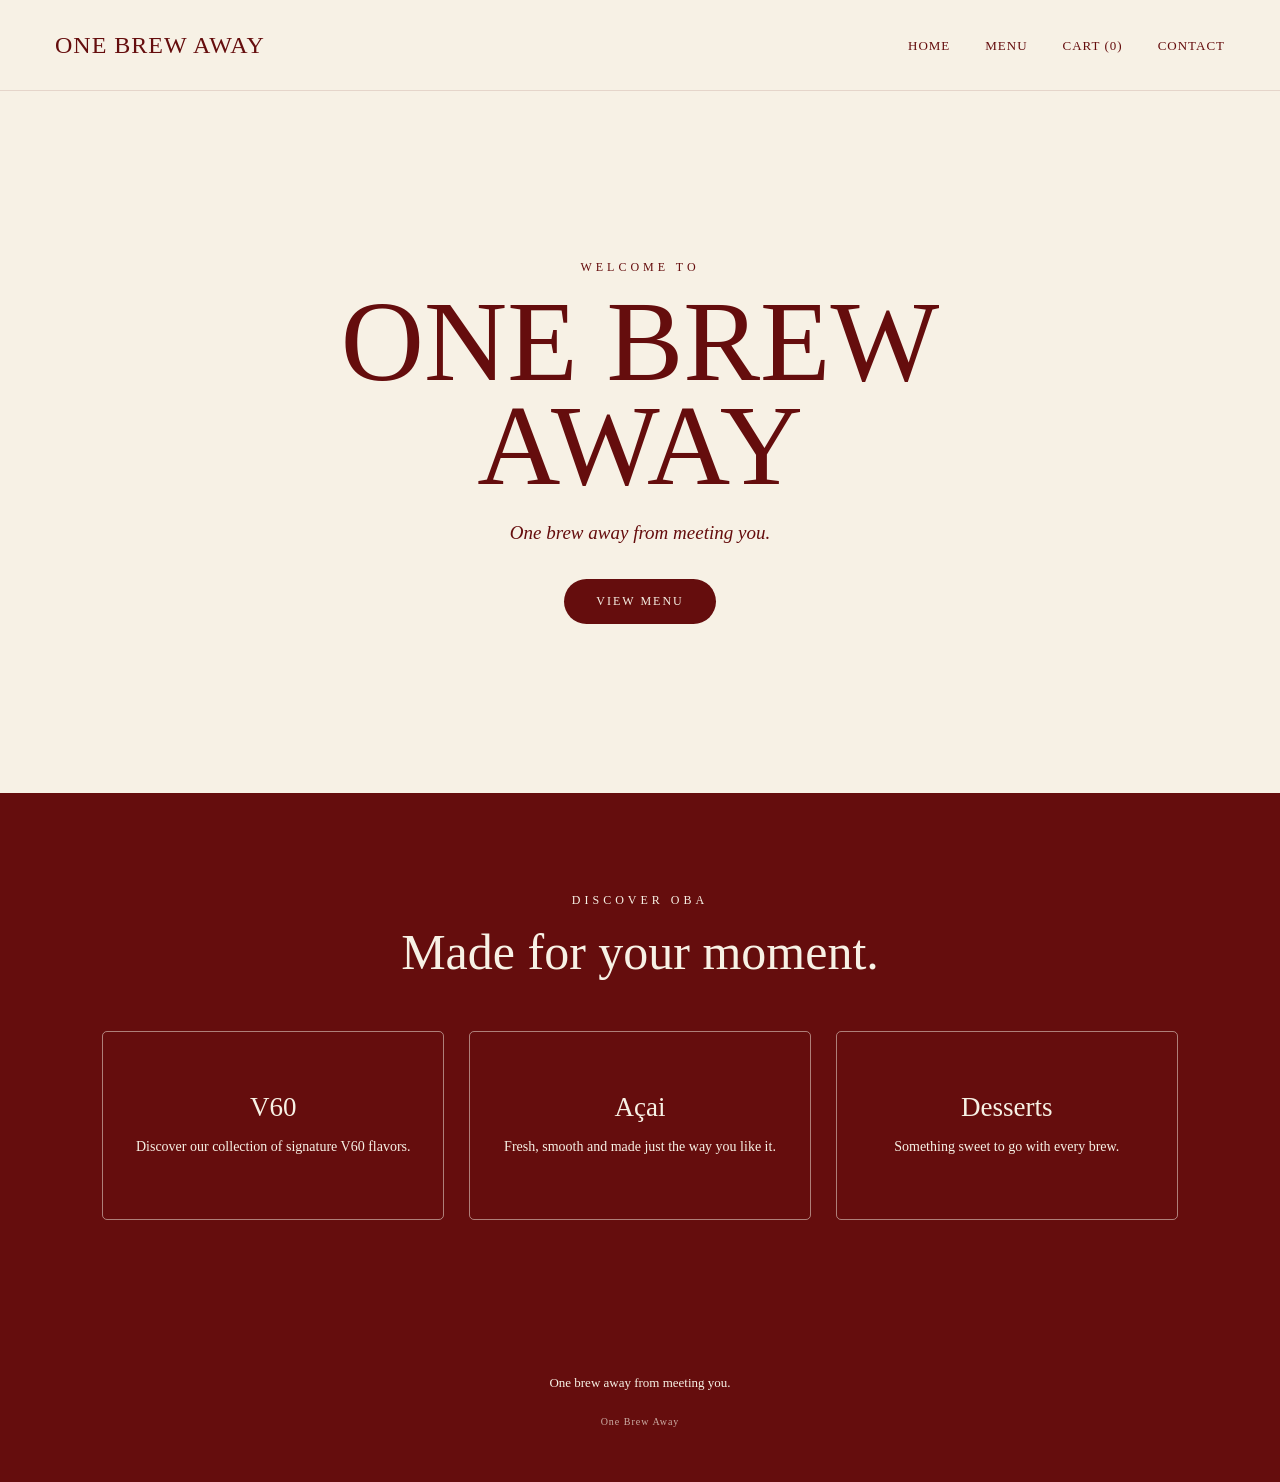
<file: index.html>
<!DOCTYPE html>
<html lang="en">

<head>
    <meta charset="UTF-8">
    <meta name="viewport" content="width=device-width, initial-scale=1.0">

    <title>One Brew Away</title>

    <link rel="stylesheet" href="assets/css/style.css">
</head>

<body>

<header>
    <nav>

        <a href="index.html" class="logo">
            One Brew Away
        </a>

        <ul>
            <li><a href="index.html">Home</a></li>
            <li><a href="menu.html">Menu</a></li>

            <li>
                <a href="cart.html">
                    Cart (<span class="cart-count">0</span>)
                </a>
            </li>

            <li><a href="contact.html">Contact</a></li>
        </ul>

    </nav>
</header>


<main>

    <section class="hero">

        <div class="hero-content">

            <p class="hero-small">
                WELCOME TO
            </p>

            <h1>
                ONE BREW<br>
                AWAY
            </h1>

            <p class="tagline">
                One brew away from meeting you.
            </p>

            <a href="menu.html" class="main-button">
                View Menu
            </a>

        </div>

    </section>


    <section class="feature-section">

        <p class="section-small">DISCOVER OBA</p>

        <h2>Made for your moment.</h2>

        <div class="cards">

            <div class="card">
                <h3>V60</h3>
                <p>
                    Discover our collection of
                    signature V60 flavors.
                </p>
            </div>

            <div class="card">
                <h3>Açai</h3>
                <p>
                    Fresh, smooth and made
                    just the way you like it.
                </p>
            </div>

            <div class="card">
                <h3>Desserts</h3>
                <p>
                    Something sweet to go
                    with every brew.
                </p>
            </div>

        </div>

    </section>

</main>


<footer>


    <p>One brew away from meeting you.</p>

    <p class="copyright">
        One Brew Away
    </p>

</footer>


<script src="assets/js/cart.js"></script>

</body>
</html>
</file>
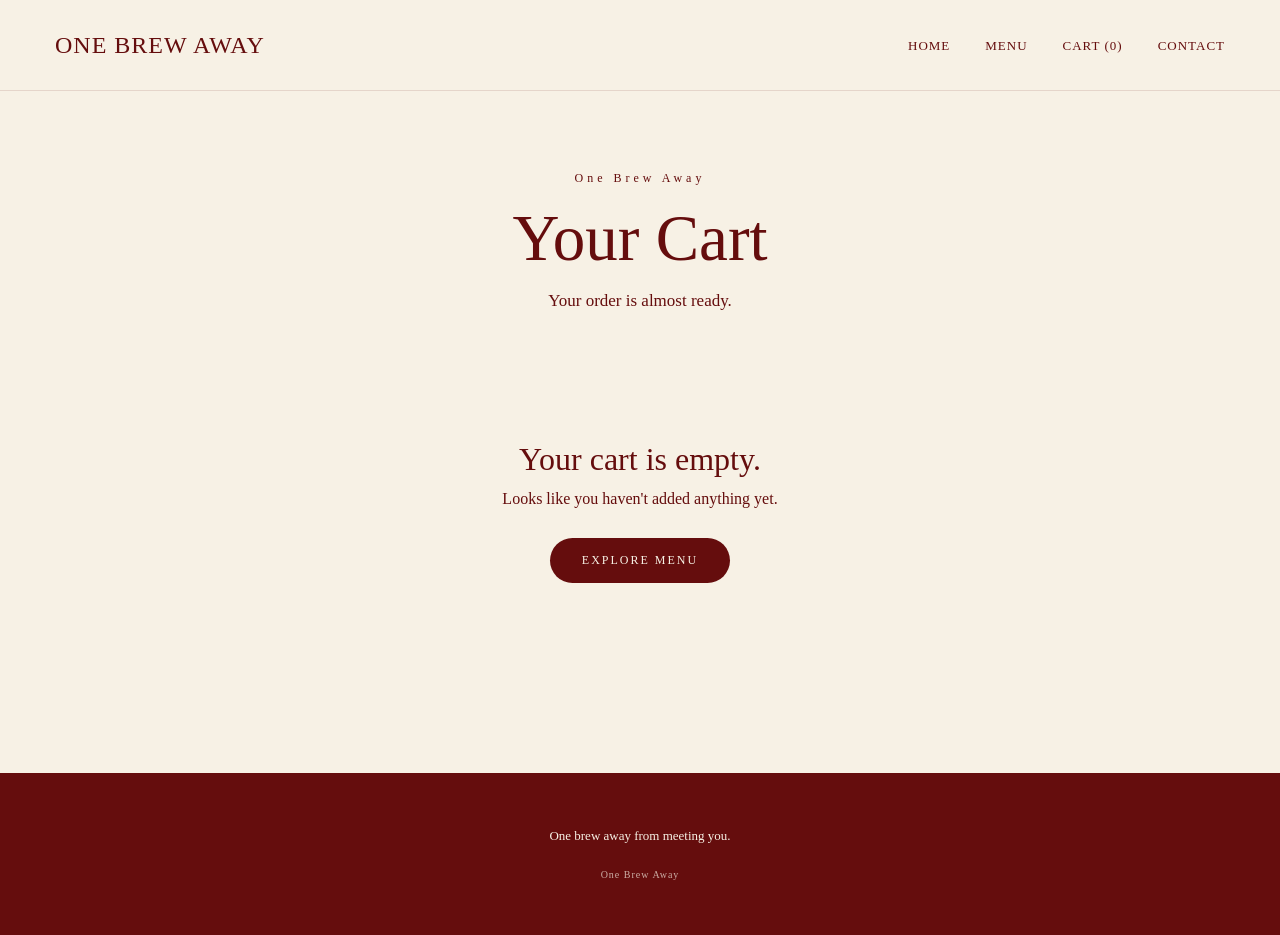
<file: cart.html>
<!DOCTYPE html>
<html lang="en">

<head>
    <meta charset="UTF-8">
    <meta name="viewport" content="width=device-width, initial-scale=1.0">

    <title>Cart | One Brew Away</title>

    <link rel="stylesheet" href="assets/css/style.css">
</head>

<body>

<header>

    <nav>

        <a href="index.html" class="logo">
            One Brew Away
        </a>

        <ul>
            <li><a href="index.html">Home</a></li>
            <li><a href="menu.html">Menu</a></li>

            <li>
                <a href="cart.html">
                    Cart (<span class="cart-count">0</span>)
                </a>
            </li>

            <li><a href="contact.html">Contact</a></li>
        </ul>

    </nav>

</header>


<main>

    <section class="cart-page">

        <p class="menu-small-title">
            One Brew Away
        </p>

        <h1>Your Cart</h1>

        <p class="cart-intro">
            Your order is almost ready.
        </p>


        <!-- JavaScript puts products here -->

        <div id="cart-items"></div>


        <!-- TOTAL -->

        <div class="cart-summary">

            <div class="summary-row">

                <span>Subtotal</span>

                <span>
                    <span id="cart-total">0</span> AED
                </span>

            </div>


            <button class="checkout-button"
                    onclick="checkout()">

                Proceed to Checkout

            </button>

        </div>


        <div id="empty-cart" class="empty-cart">

            <h2>Your cart is empty.</h2>

            <p>
                Looks like you haven't added
                anything yet.
            </p>

            <a href="menu.html"
               class="main-button">

                Explore Menu

            </a>

        </div>

    </section>

</main>


<footer>


    <p>One brew away from meeting you.</p>

    <p class="copyright">
        One Brew Away
    </p>

</footer>


<script src="assets/js/cart.js"></script>

</body>
</html>
</file>
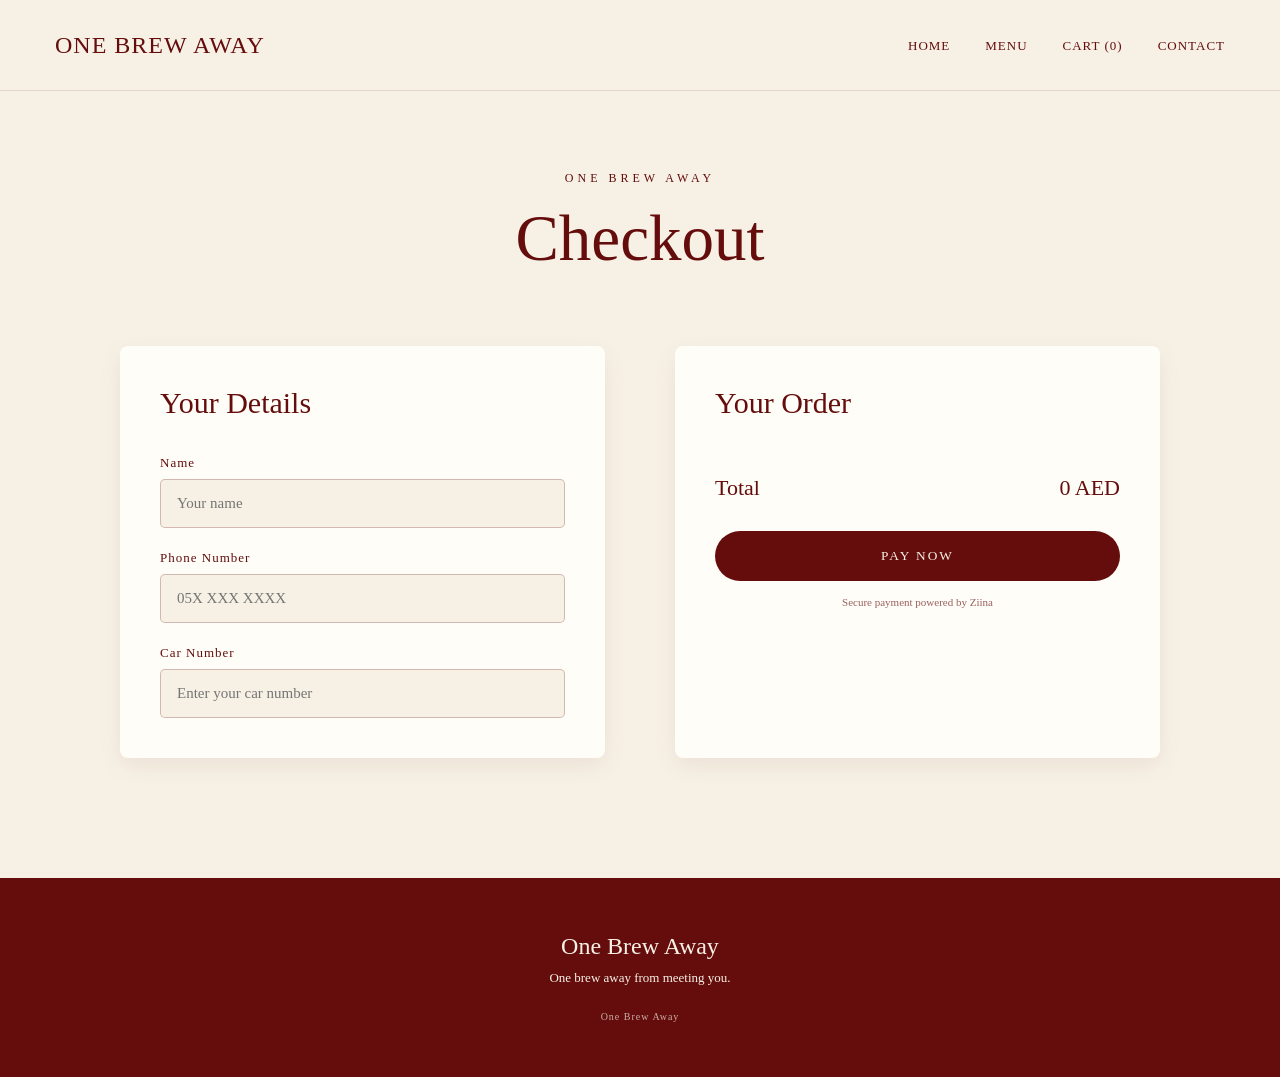
<file: checkout.html>
<!DOCTYPE html>
<html lang="en">

<head>
    <meta charset="UTF-8">
    <meta name="viewport" content="width=device-width, initial-scale=1.0">

    <title>Checkout | One Brew Away</title>

    <link rel="stylesheet" href="assets/css/style.css">
</head>

<body>

<header>
    <nav>

        <a href="index.html" class="logo">
            One Brew Away
        </a>

        <ul>
            <li><a href="index.html">Home</a></li>
            <li><a href="Menu.html">Menu</a></li>

            <li>
                <a href="cart.html">
                    Cart (<span class="cart-count">0</span>)
                </a>
            </li>

            <li><a href="contact.html">Contact</a></li>
        </ul>

    </nav>
</header>


<main>

    <section class="checkout-page">

        <p class="menu-small-title">
            ONE BREW AWAY
        </p>

        <h1>Checkout</h1>


        <div class="checkout-layout">


            <!-- CUSTOMER DETAILS -->

            <div class="checkout-details">

                <h2>Your Details</h2>

                <label for="customer-name">
                    Name
                </label>

                <input
                        type="text"
                        id="customer-name"
                        placeholder="Your name"
                        required
                >


                <label for="customer-phone">
                    Phone Number
                </label>

                <input
                        type="tel"
                        id="customer-phone"
                        placeholder="05X XXX XXXX"
                        required
                >


                <label for="car-number">
                    Car Number
                </label>

                <input
                        type="text"
                        id="car-number"
                        placeholder="Enter your car number"
                        required
                >

            </div>


            <!-- ORDER -->

            <div class="checkout-order">

                <h2>Your Order</h2>

                <div id="checkout-items"></div>


                <div class="checkout-total">

                    <span>Total</span>

                    <span>
                        <span id="checkout-total">0</span>
                        AED
                    </span>

                </div>


                <button
                        id="pay-button"
                        class="checkout-button"
                        onclick="startPayment()">

                    Pay Now

                </button>

                <p class="secure-payment">
                    Secure payment powered by Ziina
                </p>

            </div>


        </div>

    </section>

</main>


<footer>

    <h3>One Brew Away</h3>

    <p>One brew away from meeting you.</p>

    <p class="copyright">
        One Brew Away
    </p>

</footer>


<script src="assets/js/cart.js"></script>
<script src="assets/js/checkout.js"></script>

</body>

</html>
</file>
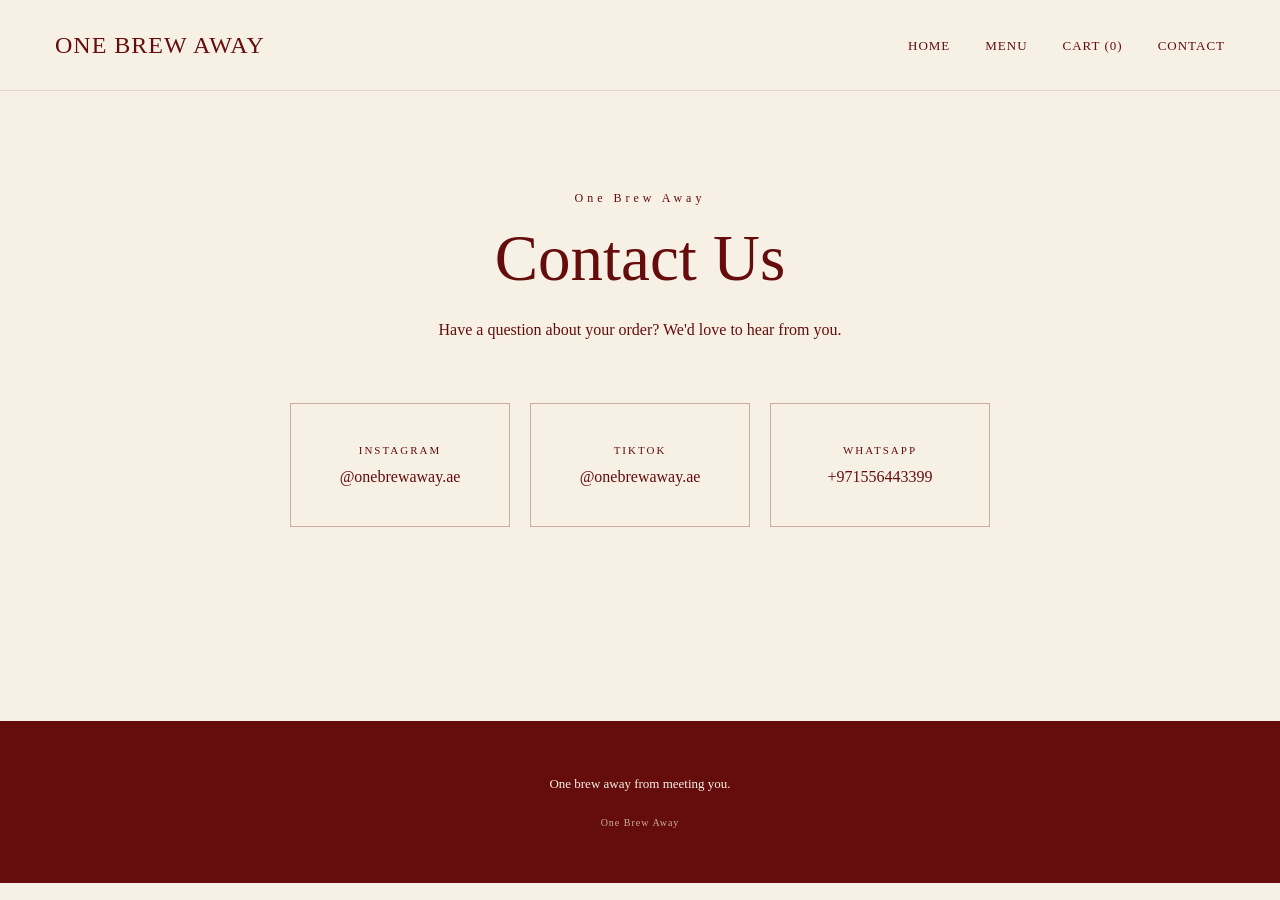
<file: contact.html>
<!DOCTYPE html>
<html lang="en">

<head>
    <meta charset="UTF-8">
    <meta name="viewport" content="width=device-width, initial-scale=1.0">

    <title>Contact | One Brew Away</title>

    <link rel="stylesheet" href="assets/css/style.css">
</head>

<body>

<header>

    <nav>

        <a href="index.html" class="logo">
            One Brew Away
        </a>

        <ul>
            <li><a href="index.html">Home</a></li>
            <li><a href="menu.html">Menu</a></li>

            <li>
                <a href="cart.html">
                    Cart (<span class="cart-count">0</span>)
                </a>
            </li>

            <li><a href="contact.html">Contact</a></li>
        </ul>

    </nav>

</header>


<main>

    <section class="contact-page">

        <p class="menu-small-title">
            One Brew Away
        </p>

        <h1>Contact Us</h1>

        <p class="contact-intro">
            Have a question about your order?
            We'd love to hear from you.
        </p>


        <div class="contact-box">

            <div>
                <p class="contact-label">INSTAGRAM</p>
                <p>@onebrewaway.ae</p>
            </div>

            <div>
                <p class="contact-label">TIKTOK</p>
                <p>@onebrewaway.ae</p>
            </div>

            <div>
                <p class="contact-label">WHATSAPP</p>
                <p>+971556443399</p>
            </div>

        </div>

    </section>

</main>


<footer>


    <p>One brew away from meeting you.</p>

    <p class="copyright">
        One Brew Away
    </p>

</footer>


<script src="assets/js/cart.js"></script>

</body>
</html>
</file>
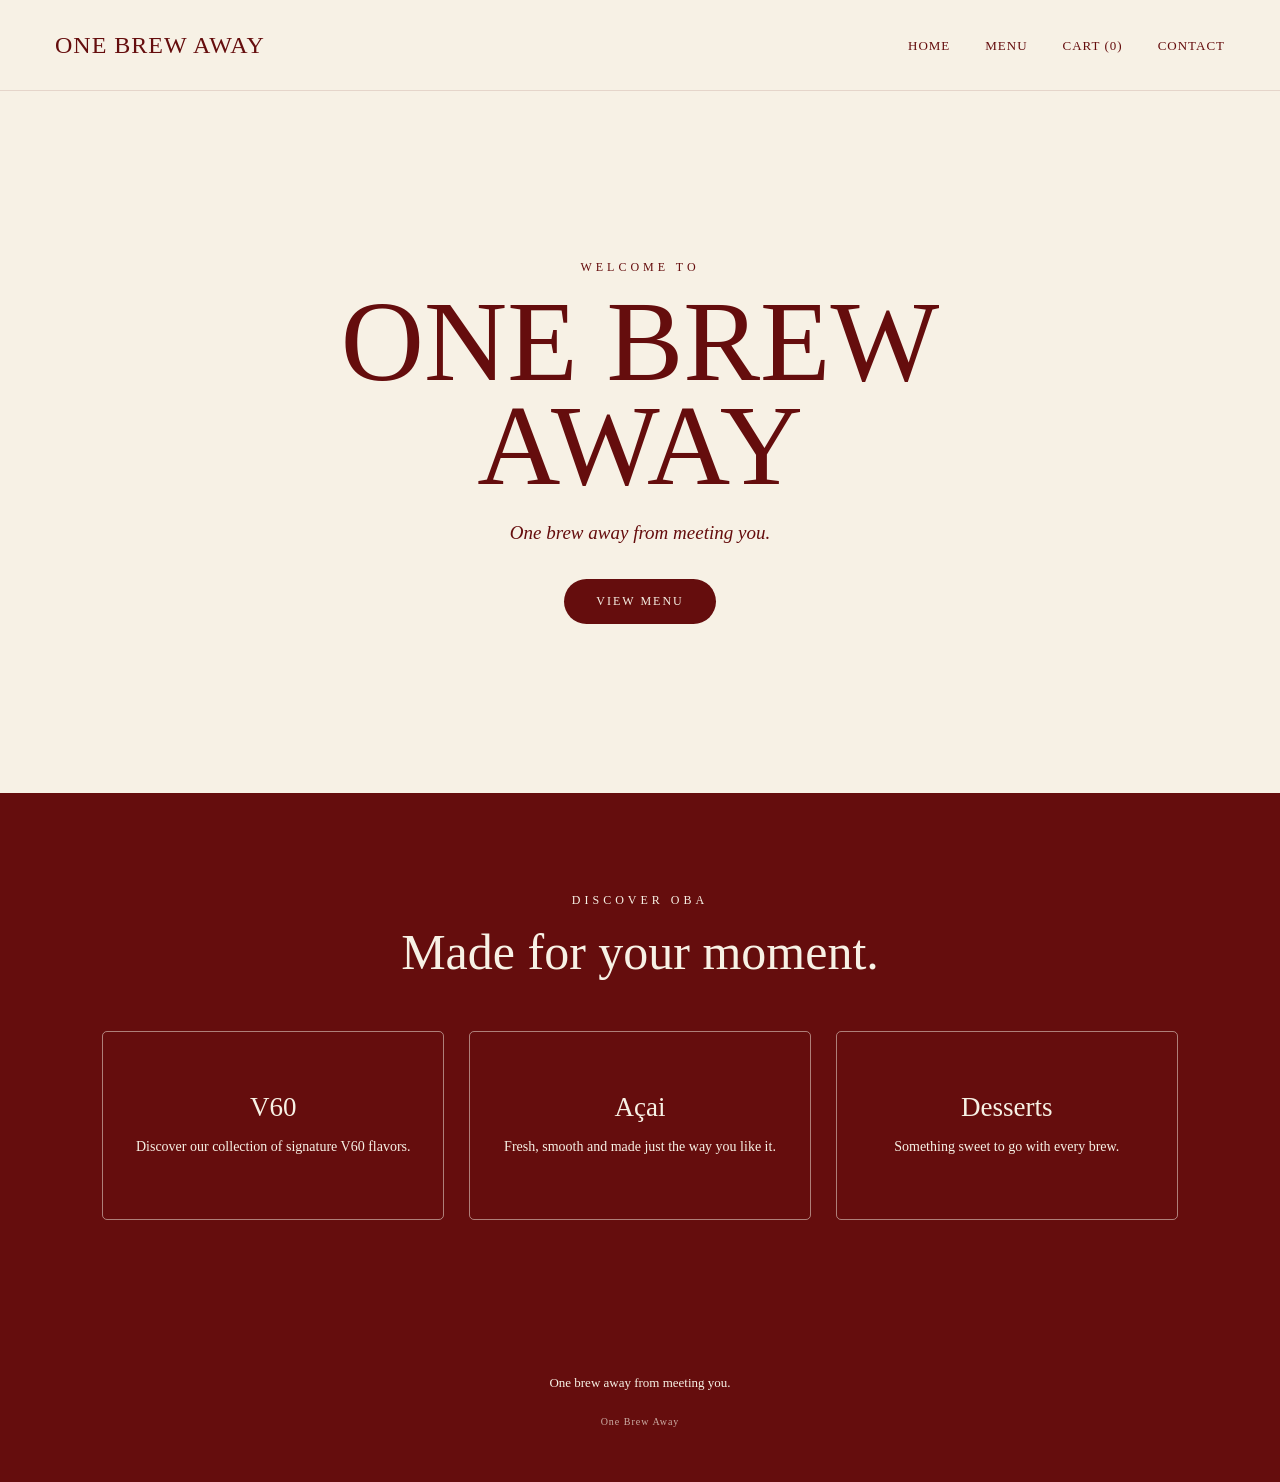
<file: home.html>
<!DOCTYPE html>
<html lang="en">

<head>
    <meta charset="UTF-8">
    <meta name="viewport" content="width=device-width, initial-scale=1.0">

    <title>One Brew Away</title>

    <link rel="stylesheet" href="assets/css/style.css">
</head>

<body>

<header>
    <nav>

        <a href="home.html" class="logo">
            One Brew Away
        </a>

        <ul>
            <li><a href="home.html">Home</a></li>
            <li><a href="menu.html">Menu</a></li>

            <li>
                <a href="cart.html">
                    Cart (<span class="cart-count">0</span>)
                </a>
            </li>

            <li><a href="contact.html">Contact</a></li>
        </ul>

    </nav>
</header>


<main>

    <section class="hero">

        <div class="hero-content">

            <p class="hero-small">
                WELCOME TO
            </p>

            <h1>
                ONE BREW<br>
                AWAY
            </h1>

            <p class="tagline">
                One brew away from meeting you.
            </p>

            <a href="menu.html" class="main-button">
                View Menu
            </a>

        </div>

    </section>


    <section class="feature-section">

        <p class="section-small">DISCOVER OBA</p>

        <h2>Made for your moment.</h2>

        <div class="cards">

            <div class="card">
                <h3>V60</h3>
                <p>
                    Discover our collection of
                    signature V60 flavors.
                </p>
            </div>

            <div class="card">
                <h3>Açai</h3>
                <p>
                    Fresh, smooth and made
                    just the way you like it.
                </p>
            </div>

            <div class="card">
                <h3>Desserts</h3>
                <p>
                    Something sweet to go
                    with every brew.
                </p>
            </div>

        </div>

    </section>

</main>


<footer>


    <p>One brew away from meeting you.</p>

    <p class="copyright">
        One Brew Away
    </p>

</footer>


<script src="assets/js/cart.js"></script>

</body>
</html>
</file>
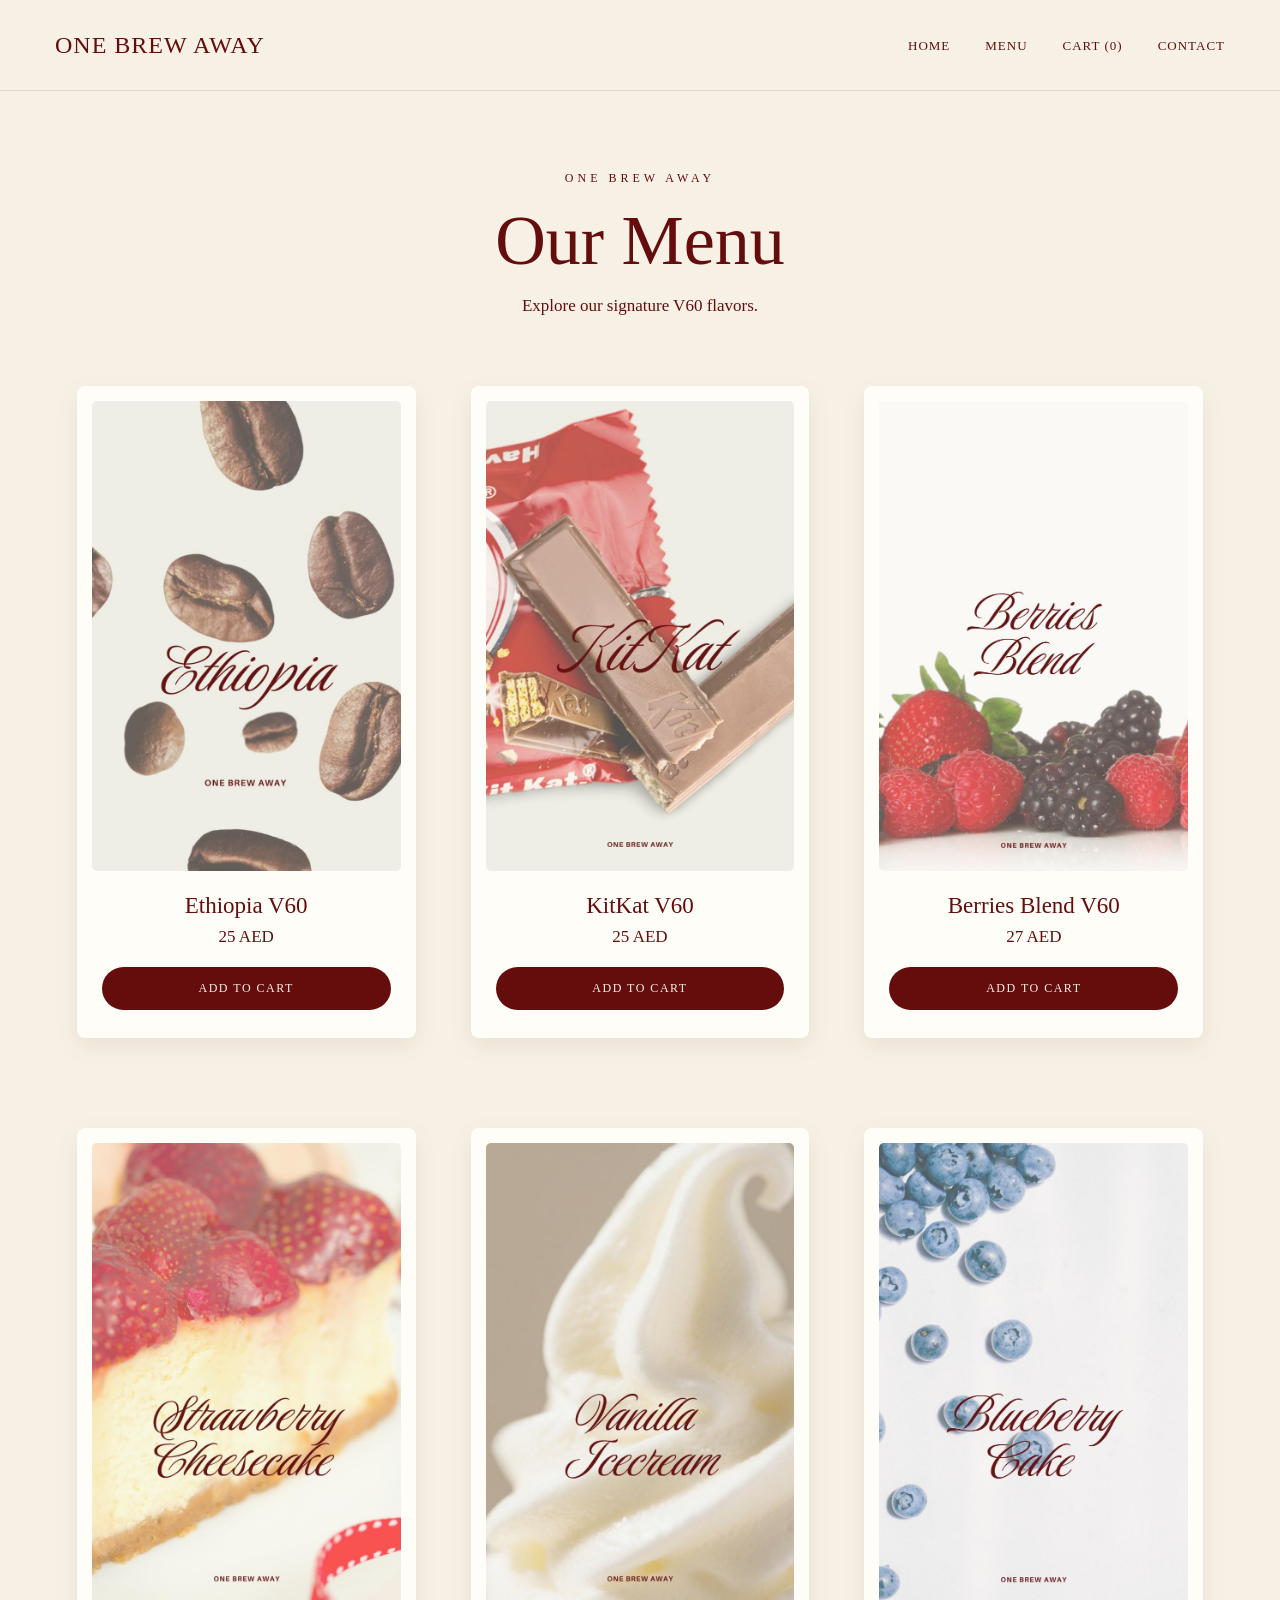
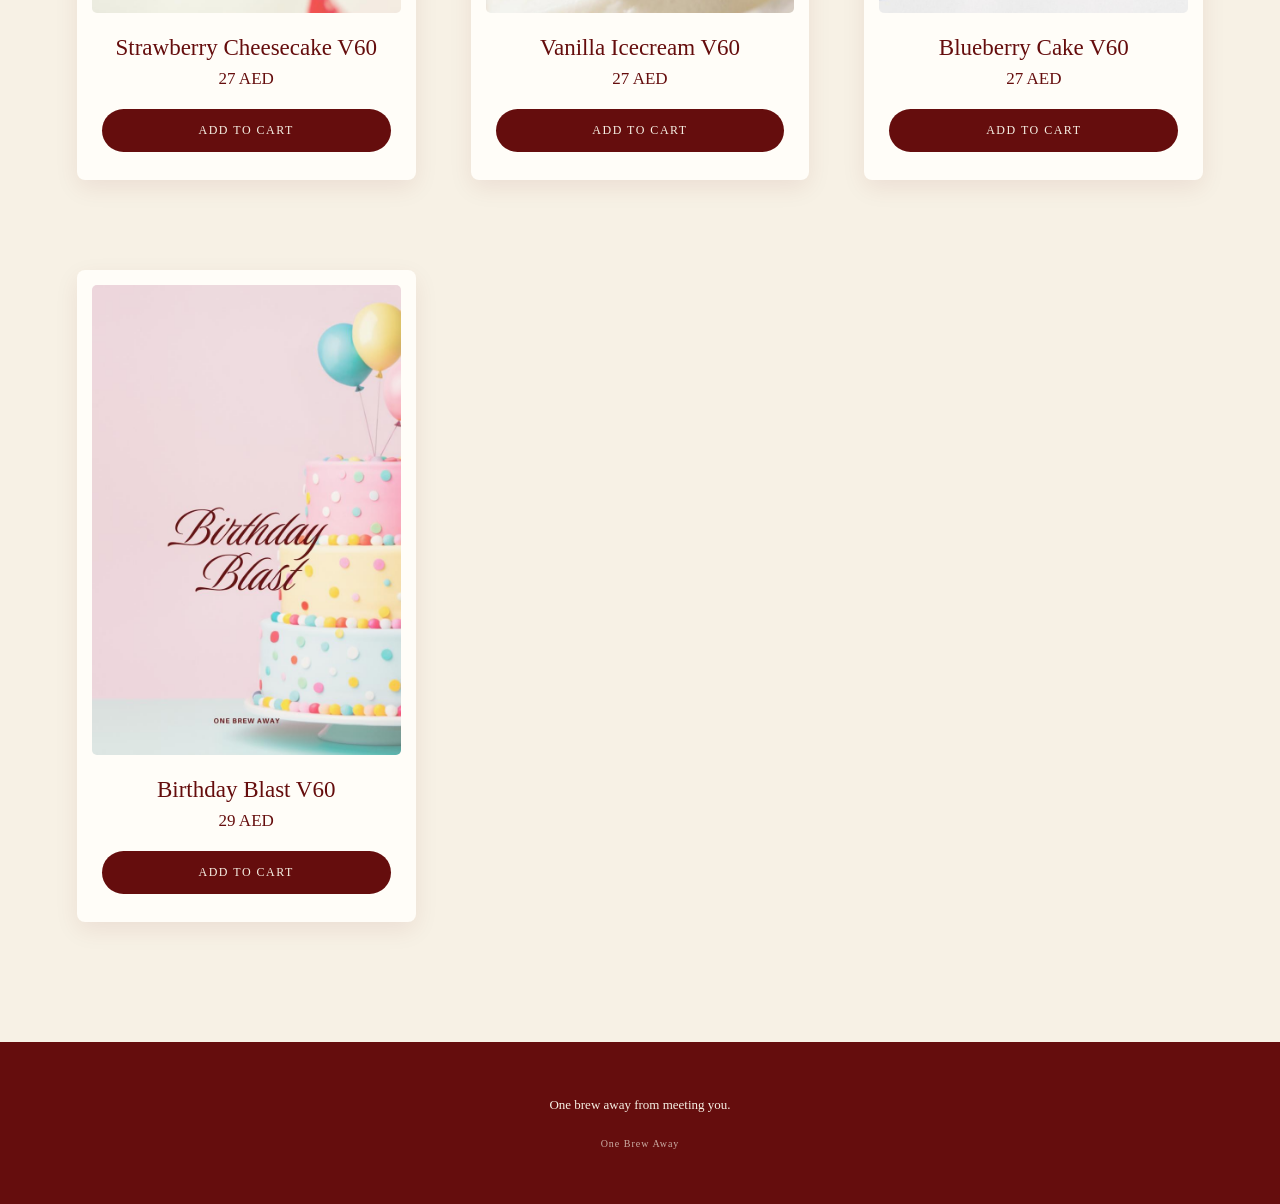
<file: menu.html>
<!DOCTYPE html>
<html lang="en">

<head>
    <meta charset="UTF-8">
    <meta name="viewport" content="width=device-width, initial-scale=1.0">

    <title>Menu | One Brew Away</title>

    <link rel="stylesheet" href="assets/css/style.css">
</head>

<body>

<header>

    <nav>

        <a href="index.html" class="logo">
            One Brew Away
        </a>

        <ul>
            <li><a href="index.html">Home</a></li>
            <li><a href="menu.html">Menu</a></li>

            <li>
                <a href="cart.html">
                    Cart (<span class="cart-count">0</span>)
                </a>
            </li>

            <li><a href="contact.html">Contact</a></li>
        </ul>

    </nav>

</header>


<main>

    <section class="menu-page">

        <p class="menu-small-title">
            ONE BREW AWAY
        </p>

        <h1>Our Menu</h1>

        <p class="menu-intro">
            Explore our signature V60 flavors.
        </p>


        <div class="flavor-grid">


            <!-- ETHIOPIA -->

            <div class="flavor-card">

                <img src="assets/media/ethiopia.jpeg"
                     alt="Ethiopia">

                <div class="product-info">

                    <h3>Ethiopia V60</h3>

                    <p class="price">25 AED</p>

                    <button class="order-button"
                            onclick="addToCart('Ethiopia', 25)">
                        Add to Cart
                    </button>

                </div>

            </div>


            <!-- KITKAT -->

            <div class="flavor-card">

                <img src="assets/media/kitkat.jpg"
                     alt="KitKat">

                <div class="product-info">

                    <h3>KitKat V60</h3>

                    <p class="price">25 AED</p>

                    <button class="order-button"
                            onclick="addToCart('KitKat', 25)">
                        Add to Cart
                    </button>

                </div>

            </div>


            <!-- BERRIES BLEND -->

            <div class="flavor-card">

                <img src="assets/media/berries blend.jpg"
                     alt="Berries Blend">

                <div class="product-info">

                    <h3>Berries Blend V60</h3>

                    <p class="price">27 AED</p>

                    <button class="order-button"
                            onclick="addToCart('Berries Blend', 27)">
                        Add to Cart
                    </button>

                </div>

            </div>


            <!-- STRAWBERRY CHEESECAKE -->

            <div class="flavor-card">

                <img src="assets/media/strawberry.jpeg"
                     alt="Strawberry Cheesecake">

                <div class="product-info">

                    <h3>Strawberry Cheesecake V60</h3>

                    <p class="price">27 AED</p>

                    <button class="order-button"
                            onclick="addToCart('Strawberry Cheesecake', 27)">
                        Add to Cart
                    </button>

                </div>

            </div>


            <!-- VANILLA ICECREAM -->

            <div class="flavor-card">

                <img src="assets/media/vanilla icecream.jpg"
                     alt="Vanilla Icecream">

                <div class="product-info">

                    <h3>Vanilla Icecream V60</h3>

                    <p class="price">27 AED</p>

                    <button class="order-button"
                            onclick="addToCart('Vanilla Icecream', 27)">
                        Add to Cart
                    </button>

                </div>

            </div>


            <!-- BLUEBERRY CAKE -->

            <div class="flavor-card">

                <img src="assets/media/blueberry cake.jpg"
                     alt="Blueberry Cake">

                <div class="product-info">

                    <h3>Blueberry Cake V60</h3>

                    <p class="price">27 AED</p>

                    <button class="order-button"
                            onclick="addToCart('Blueberry Cake', 27)">
                        Add to Cart
                    </button>

                </div>

            </div>


            <!-- BIRTHDAY BLAST -->

            <div class="flavor-card">

                <img src="assets/media/birthday blast.jpg"
                     alt="Birthday Blast">

                <div class="product-info">

                    <h3>Birthday Blast V60</h3>

                    <p class="price">29 AED</p>

                    <button class="order-button"
                            onclick="addToCart('Birthday Blast', 29)">
                        Add to Cart
                    </button>

                </div>

            </div>

        </div>

    </section>

</main>


<footer>


    <p>One brew away from meeting you.</p>

    <p class="copyright">
        One Brew Away
    </p>

</footer>


<script src="assets/js/cart.js"></script>

</body>
</html>
</file>
<file: assets/css/style.css>
/* =========================
   BASIC SETTINGS
   ========================= */

* {
    margin: 0;
    padding: 0;
    box-sizing: border-box;
}

html {
    scroll-behavior: smooth;
}

body {
    background-color: #F7F1E5;
    color: #650D0D;

    font-family: Georgia, "Times New Roman", serif;
}


/* =========================
   NAVIGATION
   ========================= */

header {
    background-color: #F7F1E5;

    border-bottom:
            1px solid rgba(101, 13, 13, 0.12);
}

nav {
    max-width: 1250px;
    height: 90px;

    margin: auto;
    padding: 0 40px;

    display: flex;
    align-items: center;
    justify-content: space-between;
}

.logo {
    color: #650D0D;

    text-decoration: none;

    font-size: 24px;
    font-weight: normal;

    letter-spacing: 1px;
}

nav ul {
    display: flex;

    list-style: none;

    gap: 35px;
}

nav a {
    color: #650D0D;

    text-decoration: none;

    font-size: 13px;

    letter-spacing: 1px;

    text-transform: uppercase;
}

nav a:hover {
    opacity: 0.55;
}


/* =========================
   HOME
   ========================= */

.hero {
    min-height: 78vh;

    display: flex;
    justify-content: center;
    align-items: center;

    text-align: center;

    padding: 60px 20px;
}

.hero-small,
.section-small,
.menu-small-title {
    font-size: 12px;

    letter-spacing: 4px;

    margin-bottom: 15px;
}

.hero h1 {
    font-size: clamp(65px, 9vw, 125px);

    font-weight: normal;

    line-height: 0.9;
}

.tagline {
    margin-top: 25px;
    margin-bottom: 35px;

    font-size: 19px;

    font-style: italic;
}


/* MAIN BUTTON */

.main-button {
    display: inline-block;

    background-color: #650D0D;
    color: #F7F1E5;

    padding: 15px 32px;

    border-radius: 30px;

    text-decoration: none;

    text-transform: uppercase;

    font-size: 12px;

    letter-spacing: 2px;

    transition: 0.3s;
}

.main-button:hover {
    transform: translateY(-3px);
}


/* =========================
   HOME FEATURES
   ========================= */

.feature-section {
    background-color: #650D0D;
    color: #F7F1E5;

    text-align: center;

    padding: 100px 8%;
}

.feature-section h2 {
    font-size: 50px;

    font-weight: normal;

    margin-bottom: 50px;
}

.cards {
    max-width: 1100px;

    margin: auto;

    display: grid;

    grid-template-columns:
        repeat(3, 1fr);

    gap: 25px;
}

.card {
    border:
            1px solid rgba(247, 241, 229, 0.5);

    padding: 60px 25px;

    border-radius: 5px;
}

.card h3 {
    font-size: 27px;

    font-weight: normal;

    margin-bottom: 12px;
}

.card p {
    font-size: 14px;

    line-height: 1.7;
}


/* =========================
   MENU
   ========================= */

.menu-page {
    padding: 80px 6% 120px;

    text-align: center;
}

.menu-page h1 {
    font-size: 70px;

    font-weight: normal;

    margin-bottom: 15px;
}

.menu-intro {
    font-size: 17px;

    margin-bottom: 70px;
}


/* PRODUCT GRID */

.flavor-grid {
    max-width: 1200px;

    margin: auto;

    display: grid;

    grid-template-columns:
        repeat(3, 1fr);

    column-gap: 55px;

    row-gap: 90px;
}


/* PRODUCT CARD */

.flavor-card {
    background-color: #FFFDF8;

    padding: 15px 15px 28px;

    border-radius: 8px;

    box-shadow:
            0 8px 25px rgba(101, 13, 13, 0.08);

    transition: 0.3s;
}

.flavor-card:hover {
    transform: translateY(-5px);
}

.flavor-card img {
    width: 100%;

    height: 470px;

    object-fit: cover;

    display: block;

    border-radius: 5px;
}

.product-info {
    padding: 22px 10px 0;

    text-align: center;
}

.product-info h3 {
    font-size: 23px;

    font-weight: normal;

    margin-bottom: 8px;
}

.price {
    font-size: 17px;

    margin-bottom: 20px;
}


/* ADD TO CART */

.order-button {
    width: 100%;

    background-color: #650D0D;
    color: #F7F1E5;

    border: none;

    border-radius: 30px;

    padding: 14px 20px;

    font-family: Georgia,
    "Times New Roman",
    serif;

    font-size: 12px;

    letter-spacing: 1.5px;

    text-transform: uppercase;

    cursor: pointer;

    transition: 0.3s;
}

.order-button:hover {
    background-color: #7C1717;

    transform: translateY(-2px);
}


/* =========================
   CART
   ========================= */

.cart-page {
    max-width: 1000px;

    min-height: 70vh;

    margin: auto;

    padding: 80px 30px 120px;

    text-align: center;
}

.cart-page h1 {
    font-size: 65px;

    font-weight: normal;

    margin-bottom: 15px;
}

.cart-intro {
    font-size: 17px;

    margin-bottom: 60px;
}


#cart-items {
    text-align: left;
}


.cart-item {
    background-color: #FFFDF8;

    margin-bottom: 20px;

    padding: 25px 30px;

    border-radius: 8px;

    display: grid;

    grid-template-columns:
        2fr 1fr 1fr auto;

    align-items: center;

    gap: 25px;

    box-shadow:
            0 5px 20px rgba(101, 13, 13, 0.06);
}


.cart-product h3 {
    font-size: 21px;

    font-weight: normal;

    margin-bottom: 6px;
}

.cart-product p {
    font-size: 13px;

    opacity: 0.7;
}


/* QUANTITY */

.quantity-controls {
    display: flex;

    align-items: center;

    justify-content: center;

    gap: 15px;
}

.quantity-controls button {
    width: 32px;
    height: 32px;

    border: 1px solid #650D0D;

    border-radius: 50%;

    background: transparent;

    color: #650D0D;

    cursor: pointer;

    font-size: 18px;
}


/* REMOVE */

.remove-button {
    background: none;

    border: none;

    color: #650D0D;

    text-decoration: underline;

    cursor: pointer;
}


/* CART TOTAL */

.cart-summary {
    max-width: 450px;

    margin: 50px 0 0 auto;

    padding-top: 30px;

    border-top:
            1px solid rgba(101, 13, 13, 0.25);
}

.summary-row {
    display: flex;

    justify-content: space-between;

    font-size: 20px;

    margin-bottom: 30px;
}


/* CHECKOUT */

.checkout-button {
    width: 100%;

    padding: 17px;

    border: none;

    border-radius: 30px;

    background-color: #650D0D;

    color: #F7F1E5;

    font-family: Georgia,
    "Times New Roman",
    serif;

    text-transform: uppercase;

    letter-spacing: 2px;

    cursor: pointer;
}


/* EMPTY CART */

.empty-cart {
    display: none;

    padding: 70px 20px;
}

.empty-cart h2 {
    font-size: 32px;

    font-weight: normal;

    margin-bottom: 12px;
}

.empty-cart p {
    margin-bottom: 30px;
}


/* =========================
   CONTACT
   ========================= */

.contact-page {
    min-height: 70vh;

    padding: 100px 30px;

    text-align: center;
}

.contact-page h1 {
    font-size: 65px;

    font-weight: normal;

    margin-bottom: 20px;
}

.contact-intro {
    max-width: 500px;

    margin: 0 auto 60px;

    line-height: 1.7;
}

.contact-box {
    max-width: 700px;

    margin: auto;

    display: grid;

    grid-template-columns:
        repeat(3, 1fr);

    gap: 20px;
}

.contact-box div {
    border:
            1px solid rgba(101, 13, 13, 0.3);

    padding: 40px 15px;
}

.contact-label {
    font-size: 11px;

    letter-spacing: 2px;

    margin-bottom: 12px;
}


/* =========================
   FOOTER
   ========================= */

footer {
    background-color: #650D0D;

    color: #F7F1E5;

    text-align: center;

    padding: 55px 20px;
}

footer h3 {
    font-size: 24px;

    font-weight: normal;

    margin-bottom: 10px;
}

footer p {
    font-size: 13px;
}

.copyright {
    margin-top: 25px;

    font-size: 10px;

    letter-spacing: 1px;

    opacity: 0.7;
}


/* =========================
   TABLET
   ========================= */

@media (max-width: 900px) {

    .flavor-grid {
        grid-template-columns:
            repeat(2, 1fr);

        gap: 50px 30px;
    }

    .cart-item {
        grid-template-columns:
            1fr 1fr;
    }

}

/* =========================
   CART NOTIFICATION
   ========================= */

.cart-notification {
    position: fixed;

    bottom: 30px;
    left: 50%;

    transform: translate(-50%, 20px);

    background-color: #650D0D;
    color: #F7F1E5;

    padding: 15px 25px;

    border-radius: 30px;

    font-size: 14px;
    letter-spacing: 0.5px;

    box-shadow: 0 8px 25px rgba(0, 0, 0, 0.15);

    opacity: 0;

    z-index: 9999;

    transition: all 0.3s ease;

    white-space: nowrap;
}

.cart-notification.show {
    opacity: 1;

    transform: translate(-50%, 0);
}

.cart-notification span {
    margin-right: 8px;
}


/* PHONE */

@media (max-width: 600px) {

    .cart-notification {
        bottom: 25px;

        width: calc(100% - 40px);

        text-align: center;

        white-space: normal;
    }

}

/* =========================
   CHECKOUT PAGE
   ========================= */

.checkout-page {
    max-width: 1100px;
    margin: auto;

    padding: 80px 30px 120px;
}

.checkout-page > h1 {
    text-align: center;

    font-size: 65px;
    font-weight: normal;

    margin-bottom: 70px;
}

.checkout-page > .menu-small-title {
    text-align: center;
}


.checkout-layout {
    display: grid;

    grid-template-columns: 1fr 1fr;

    gap: 70px;
}


.checkout-details,
.checkout-order {
    background-color: #FFFDF8;

    padding: 40px;

    border-radius: 8px;

    box-shadow:
            0 8px 25px rgba(101, 13, 13, 0.07);
}


.checkout-details h2,
.checkout-order h2 {
    font-size: 30px;

    font-weight: normal;

    margin-bottom: 35px;
}


/* FORM */

.checkout-details label {
    display: block;

    margin: 22px 0 8px;

    font-size: 13px;

    letter-spacing: 1px;
}


.checkout-details input {
    width: 100%;

    padding: 15px 16px;

    background-color: #F7F1E5;

    border: 1px solid
    rgba(101, 13, 13, 0.25);

    border-radius: 5px;

    color: #650D0D;

    font-family: Georgia,
    "Times New Roman",
    serif;

    font-size: 15px;

    outline: none;
}


.checkout-details input:focus {
    border-color: #650D0D;
}


/* ORDER ITEMS */

.checkout-item {
    display: flex;

    justify-content: space-between;

    align-items: center;

    gap: 20px;

    padding: 20px 0;

    border-bottom:
            1px solid rgba(101, 13, 13, 0.12);
}


.checkout-item h3 {
    font-size: 17px;

    font-weight: normal;

    margin-bottom: 5px;
}


.checkout-item p {
    font-size: 13px;

    opacity: 0.65;
}


/* TOTAL */

.checkout-total {
    display: flex;

    justify-content: space-between;

    margin: 30px 0;

    padding-top: 20px;

    font-size: 22px;
}


/* PAYMENT */

.checkout-link {
    display: block;

    text-align: center;

    text-decoration: none;
}


.secure-payment {
    margin-top: 15px;

    text-align: center;

    font-size: 11px;

    opacity: 0.65;
}


/* MESSAGE */

.checkout-message {
    position: fixed;

    bottom: 30px;
    left: 50%;

    transform:
            translate(-50%, 20px);

    background-color: #650D0D;
    color: #F7F1E5;

    padding: 15px 25px;

    border-radius: 30px;

    z-index: 9999;

    opacity: 0;

    transition: 0.3s;
}


.checkout-message.show {
    opacity: 1;

    transform:
            translate(-50%, 0);
}


/* MOBILE */

@media (max-width: 750px) {

    .checkout-layout {
        grid-template-columns: 1fr;

        gap: 30px;
    }

    .checkout-page {
        padding:
                60px 20px 80px;
    }

    .checkout-page > h1 {
        font-size: 48px;

        margin-bottom: 45px;
    }

    .checkout-details,
    .checkout-order {
        padding: 28px 22px;
    }

}


/* =========================
   PHONE
   ========================= */

@media (max-width: 650px) {

    nav {
        height: auto;

        padding: 25px 20px;

        flex-direction: column;

        gap: 20px;
    }

    nav ul {
        gap: 15px;
    }

    nav a {
        font-size: 10px;
    }

    .logo {
        font-size: 20px;
    }


    .hero h1 {
        font-size: 55px;
    }


    .cards {
        grid-template-columns: 1fr;
    }


    .flavor-grid {
        grid-template-columns: 1fr;

        row-gap: 50px;
    }


    .flavor-card img {
        height: auto;
    }


    .cart-item {
        grid-template-columns: 1fr;

        text-align: center;
    }


    .cart-summary {
        margin: 50px auto 0;
    }


    .contact-box {
        grid-template-columns: 1fr;
    }

}
</file>
